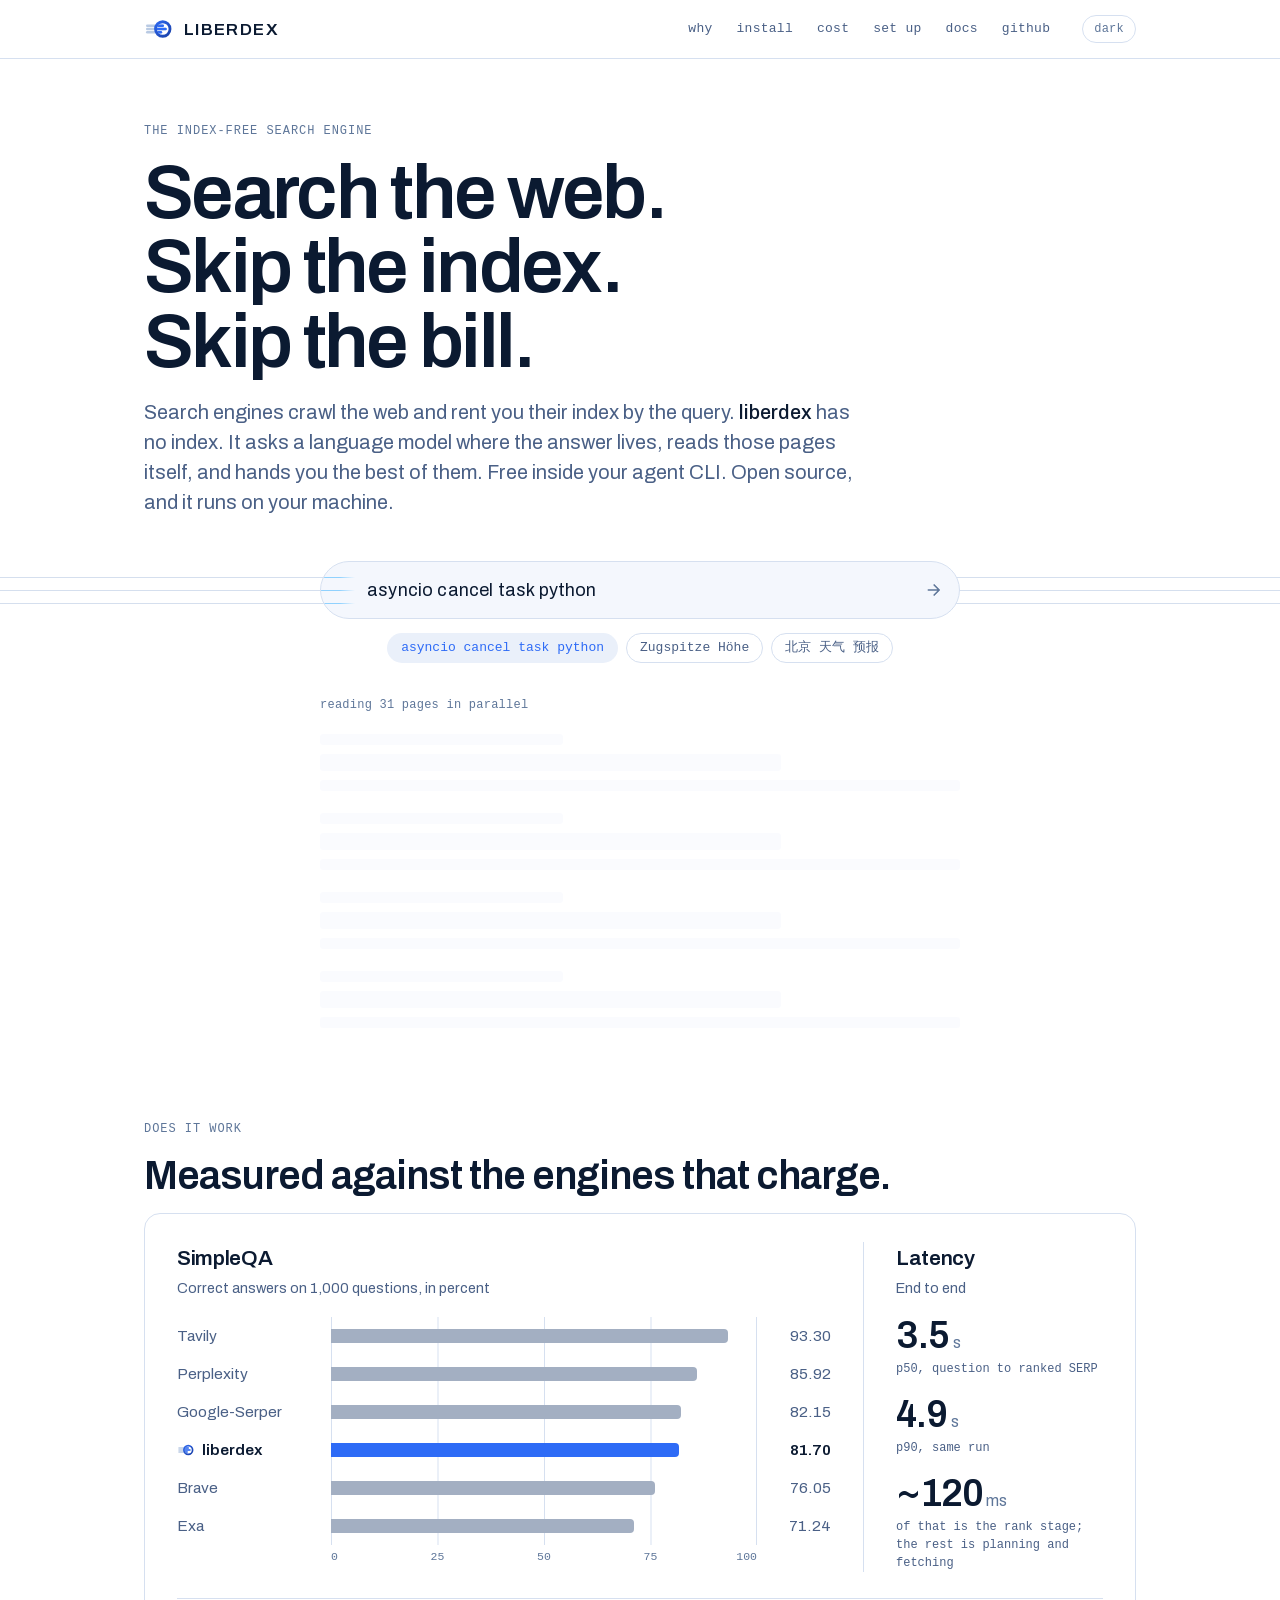
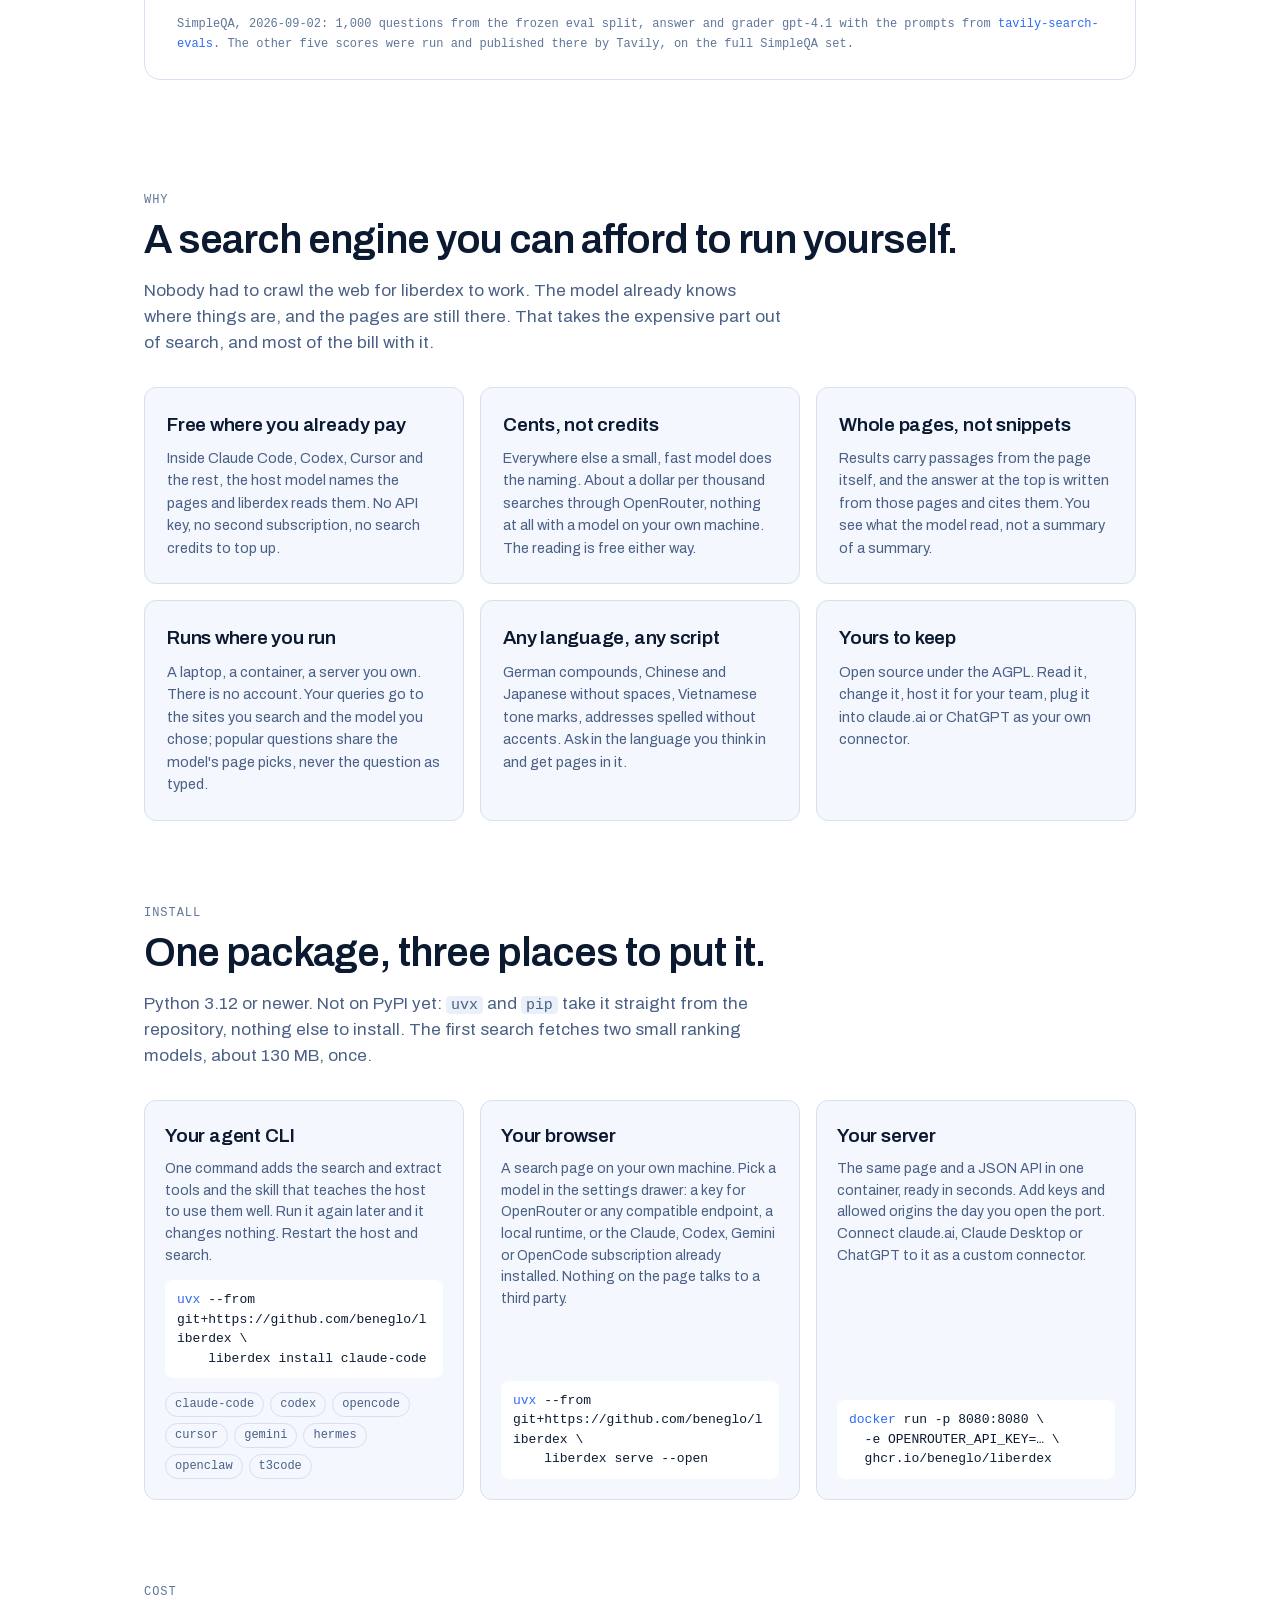
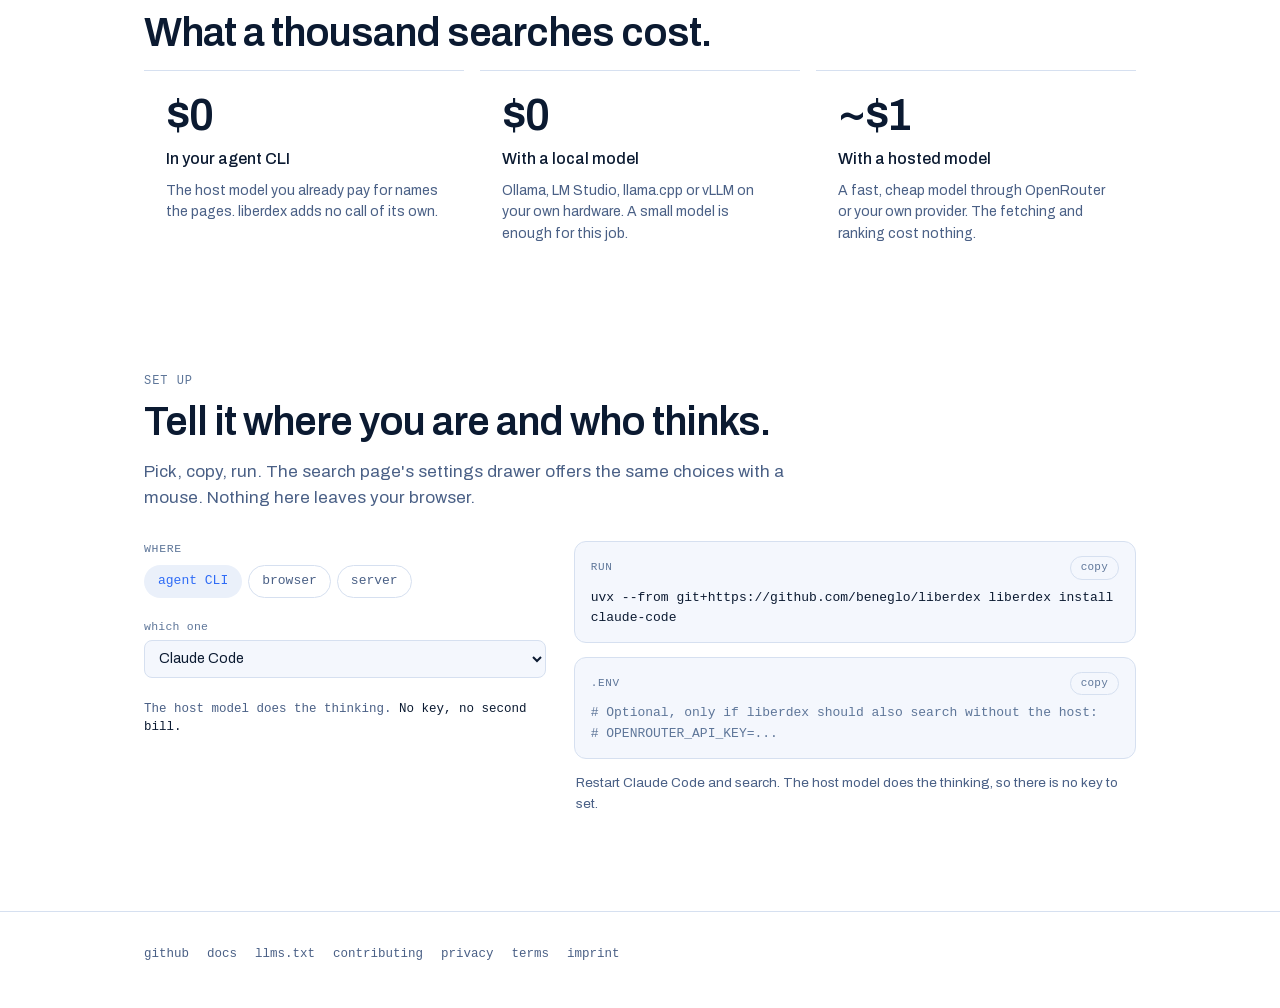
<file: site/index.html>
<!doctype html>
<html lang="en" data-theme="light">
<head>
<meta charset="utf-8">
<meta name="viewport" content="width=device-width, initial-scale=1">
<title>liberdex: the index-free search engine</title>
<meta name="description" content="Web search without an index and without a search bill. liberdex reads the pages itself. Free inside your agent CLI, about a dollar per thousand searches anywhere else, open source, runs on your machine.">
<meta name="color-scheme" content="light dark">
<link rel="canonical" href="https://liberdex.net/">
<meta property="og:title" content="liberdex: the index-free search engine">
<meta property="og:description" content="No crawler, no index, no search API bill. Free in your agent CLI, open source, runs on your machine.">
<meta property="og:url" content="https://liberdex.net/">
<meta property="og:type" content="website">
<link rel="icon" href="favicon.svg" type="image/svg+xml">
<link rel="preload" href="fonts/archivo-var-latin.woff2" as="font" type="font/woff2" crossorigin>
<link rel="stylesheet" href="site.css">
<script>
try { var t = localStorage.getItem("liberdex.theme");
  if (t === "light" || t === "dark") document.documentElement.dataset.theme = t; } catch (e) {}
</script>
</head>
<body>

<svg class="defs" aria-hidden="true" focusable="false">
  <defs>
    <linearGradient id="ringGrad" x1="22" y1="12" x2="60" y2="54" gradientUnits="userSpaceOnUse">
      <stop offset="0" stop-color="var(--mark-ring-a)"/>
      <stop offset="1" stop-color="var(--mark-ring-b)"/>
    </linearGradient>
    <clipPath id="lensClip"><circle cx="40" cy="32" r="12.5"/></clipPath>
    <symbol id="mark" viewBox="0 0 64 64">
      <g fill="none" stroke="var(--mark-line)" stroke-width="5.5" stroke-linecap="round">
        <path d="M7 25H40"/><path d="M7 32H46"/><path d="M7 39H36"/>
      </g>
      <g clip-path="url(#lensClip)" fill="none" stroke="var(--mark-lit)" stroke-width="5.5" stroke-linecap="round">
        <path d="M7 25H40"/><path d="M7 32H46"/><path d="M7 39H36"/>
      </g>
      <circle cx="40" cy="32" r="15.5" fill="none" stroke="url(#ringGrad)" stroke-width="6"/>
    </symbol>
  </defs>
</svg>

<header class="masthead">
  <div class="wrap">
    <a class="lockup" href="#top" aria-label="liberdex">
      <svg viewBox="0 0 64 64" aria-hidden="true"><use href="#mark"/></svg>
      <span class="wordmark">LIBERDEX</span>
    </a>
    <nav class="nav" id="menu" aria-label="Sections">
      <a href="#why">why</a>
      <a href="#install">install</a>
      <a href="#cost">cost</a>
      <a href="#configure">set up</a>
      <a href="https://github.com/beneglo/liberdex/tree/main/docs">docs</a>
      <a href="https://github.com/beneglo/liberdex">github</a>
    </nav>
    <button type="button" class="tool menu-toggle" id="menu-toggle" aria-expanded="false" aria-controls="menu">menu</button>
    <button type="button" class="tool" id="theme">dark</button>
  </div>
</header>

<main id="top">

<section class="hero">
  <div class="wrap">
    <p class="eyebrow">The index-free search engine</p>
    <h1>Search the web. Skip the index. Skip the bill.</h1>
    <p class="lede">Search engines crawl the web and rent you their index by the query. <b>liberdex</b> has no index. It asks a language model where the answer lives, reads those pages itself, and hands you the best of them. Free inside your agent CLI. Open source, and it runs on your machine.</p>

    <div class="demo" id="demo">
      <form class="lens" id="search" role="search" autocomplete="off">
        <div class="rails" aria-hidden="true"><i></i><i></i><i></i></div>
        <div class="field">
          <span class="lit" aria-hidden="true"><i></i><i></i><i></i></span>
          <label class="sr-only" for="q">Pick a recorded search</label>
          <input id="q" name="q" type="search" spellcheck="false" autocapitalize="off" placeholder="Pick a search below" readonly>
          <button class="go" type="button" id="replay" aria-label="Play the search again">
            <svg viewBox="0 0 24 24" aria-hidden="true"><path d="M4 12h11M11 6l6 6-6 6" fill="none" stroke="currentColor" stroke-width="2" stroke-linecap="round" stroke-linejoin="round"/></svg>
          </button>
        </div>
      </form>
      <ul class="examples" id="examples" aria-label="Recorded searches"></ul>
      <div class="serp-wrap">
        <p class="tally" id="tally"></p>
        <div id="serp" aria-live="polite"></div>
      </div>
    </div>

    <div class="bench" id="measured">
      <p class="eyebrow">Does it work</p>
      <h2>Measured against the engines that charge.</h2>
      <figure class="panel" id="bench">
        <div class="bench-main">
          <div class="board">
            <h3>SimpleQA</h3>
            <p class="sub">Correct answers on 1,000 questions, in percent</p>
            <ol class="bars">
              <li style="--v:93.30;--i:0"><span class="who">Tavily</span><span class="track"><i></i></span><span class="val">93.30</span></li>
              <li style="--v:85.92;--i:1"><span class="who">Perplexity</span><span class="track"><i></i></span><span class="val">85.92</span></li>
              <li style="--v:82.15;--i:2"><span class="who">Google-Serper</span><span class="track"><i></i></span><span class="val">82.15</span></li>
              <li class="us" style="--v:81.70;--i:3"><span class="who"><svg viewBox="0 0 64 64" aria-hidden="true"><use href="#mark"/></svg>liberdex</span><span class="track"><i></i></span><span class="val">81.70</span></li>
              <li style="--v:76.05;--i:4"><span class="who">Brave</span><span class="track"><i></i></span><span class="val">76.05</span></li>
              <li style="--v:71.24;--i:5"><span class="who">Exa</span><span class="track"><i></i></span><span class="val">71.24</span></li>
            </ol>
            <div class="axis" aria-hidden="true"><span></span><span class="ticks"><b style="left:0">0</b><b style="left:25%">25</b><b style="left:50%">50</b><b style="left:75%">75</b><b style="left:100%">100</b></span><span></span></div>
          </div>
          <div class="lat">
            <h3>Latency</h3>
            <p class="sub">End to end</p>
            <dl>
              <div><dt>p50, question to ranked SERP</dt><dd>3.5<small>s</small></dd></div>
              <div><dt>p90, same run</dt><dd>4.9<small>s</small></dd></div>
              <div><dt>of that is the rank stage; the rest is planning and fetching</dt><dd>~120<small>ms</small></dd></div>
            </dl>
          </div>
        </div>
        <figcaption>SimpleQA, 2026-09-02: 1,000 questions from the frozen eval split, answer and grader gpt-4.1 with the prompts from <a href="https://github.com/tavily-ai/tavily-search-evals">tavily-search-evals</a>. The other five scores were run and published there by Tavily, on the full SimpleQA set.</figcaption>
      </figure>
    </div>
  </div>
</section>

<section class="block" id="why">
  <div class="wrap">
    <p class="eyebrow">Why</p>
    <h2>A search engine you can afford to run yourself.</h2>
    <p class="lead">Nobody had to crawl the web for liberdex to work. The model already knows where things are, and the pages are still there. That takes the expensive part out of search, and most of the bill with it.</p>
    <div class="why">
      <div class="card">
        <h3>Free where you already pay</h3>
        <p>Inside Claude Code, Codex, Cursor and the rest, the host model names the pages and liberdex reads them. No API key, no second subscription, no search credits to top up.</p>
      </div>
      <div class="card">
        <h3>Cents, not credits</h3>
        <p>Everywhere else a small, fast model does the naming. About a dollar per thousand searches through OpenRouter, nothing at all with a model on your own machine. The reading is free either way.</p>
      </div>
      <div class="card">
        <h3>Whole pages, not snippets</h3>
        <p>Results carry passages from the page itself, and the answer at the top is written from those pages and cites them. You see what the model read, not a summary of a summary.</p>
      </div>
      <div class="card">
        <h3>Runs where you run</h3>
        <p>A laptop, a container, a server you own. There is no account. Your queries go to the sites you search and the model you chose; popular questions share the model's page picks, never the question as typed.</p>
      </div>
      <div class="card">
        <h3>Any language, any script</h3>
        <p>German compounds, Chinese and Japanese without spaces, Vietnamese tone marks, addresses spelled without accents. Ask in the language you think in and get pages in it.</p>
      </div>
      <div class="card">
        <h3>Yours to keep</h3>
        <p>Open source under the AGPL. Read it, change it, host it for your team, plug it into claude.ai or ChatGPT as your own connector.</p>
      </div>
    </div>
  </div>
</section>

<section class="block" id="install">
  <div class="wrap">
    <p class="eyebrow">Install</p>
    <h2>One package, three places to put it.</h2>
    <p class="lead">Python 3.12 or newer. Not on PyPI yet: <code>uvx</code> and <code>pip</code> take it straight from the repository, nothing else to install. The first search fetches two small ranking models, about 130 MB, once.</p>
    <div class="ways">
      <div class="way">
        <h3>Your agent CLI</h3>
        <p>One command adds the search and extract tools and the skill that teaches the host to use them well. Run it again later and it changes nothing. Restart the host and search.</p>
        <pre><b>uvx</b> --from git+https://github.com/beneglo/liberdex \
    liberdex install claude-code</pre>
        <ul class="hosts" aria-label="Supported hosts">
          <li>claude-code</li><li>codex</li><li>opencode</li><li>cursor</li><li>gemini</li><li>hermes</li><li>openclaw</li><li>t3code</li>
        </ul>
      </div>
      <div class="way">
        <h3>Your browser</h3>
        <p>A search page on your own machine. Pick a model in the settings drawer: a key for OpenRouter or any compatible endpoint, a local runtime, or the Claude, Codex, Gemini or OpenCode subscription already installed. Nothing on the page talks to a third party.</p>
        <pre><b>uvx</b> --from git+https://github.com/beneglo/liberdex \
    liberdex serve --open</pre>
      </div>
      <div class="way">
        <h3>Your server</h3>
        <p>The same page and a JSON API in one container, ready in seconds. Add keys and allowed origins the day you open the port. Connect claude.ai, Claude Desktop or ChatGPT to it as a custom connector.</p>
        <pre><b>docker</b> run -p 8080:8080 \
  -e OPENROUTER_API_KEY=… \
  ghcr.io/beneglo/liberdex</pre>
      </div>
    </div>
  </div>
</section>

<section class="block" id="cost">
  <div class="wrap">
    <p class="eyebrow">Cost</p>
    <h2>What a thousand searches cost.</h2>
    <div class="prices">
      <div class="price">
        <span class="v">$0</span>
        <span class="k">In your agent CLI</span>
        <p>The host model you already pay for names the pages. liberdex adds no call of its own.</p>
      </div>
      <div class="price">
        <span class="v">$0</span>
        <span class="k">With a local model</span>
        <p>Ollama, LM Studio, llama.cpp or vLLM on your own hardware. A small model is enough for this job.</p>
      </div>
      <div class="price">
        <span class="v">~$1</span>
        <span class="k">With a hosted model</span>
        <p>A fast, cheap model through OpenRouter or your own provider. The fetching and ranking cost nothing.</p>
      </div>
    </div>
  </div>
</section>

<section class="block" id="configure">
  <div class="wrap">
    <p class="eyebrow">Set up</p>
    <h2>Tell it where you are and who thinks.</h2>
    <p class="lead">Pick, copy, run. The search page's settings drawer offers the same choices with a mouse. Nothing here leaves your browser.</p>
    <div class="config">
      <form class="form" id="config">
        <fieldset>
          <legend>Where</legend>
          <div class="seg">
            <label><input type="radio" name="where" value="agent" checked><span>agent CLI</span></label>
            <label><input type="radio" name="where" value="page"><span>browser</span></label>
            <label><input type="radio" name="where" value="endpoint"><span>server</span></label>
          </div>
        </fieldset>
        <label class="row" data-when="agent">which one
          <select name="host" id="host"></select>
        </label>
        <p class="note" data-when="agent">The host model does the thinking. <b>No key, no second bill.</b></p>
        <label class="row" id="provider-row">who thinks
          <select name="provider" id="provider"></select>
        </label>
        <label class="row" id="model-row">model, if not the default
          <input type="text" name="model" id="model" placeholder="">
        </label>
        <div data-when="endpoint">
          <fieldset>
            <legend>Run it as</legend>
            <div class="seg">
              <label><input type="radio" name="run" value="docker" checked><span>container</span></label>
              <label><input type="radio" name="run" value="uvx"><span>uvx</span></label>
            </div>
          </fieldset>
        </div>
        <label class="row" data-when="endpoint">keys callers must present (comma-separated)
          <input type="text" name="keys" placeholder="k1,k2">
        </label>
        <label class="row" data-when="endpoint">browser origins allowed
          <input type="text" name="cors" placeholder="https://app.example">
        </label>
        <p class="note" data-when="endpoint">A public liberdex fetches pages for whoever calls it. Read <a href="https://github.com/beneglo/liberdex#responsible-use">responsible use</a> before you open a port.</p>
      </form>
      <div class="out">
        <div class="box">
          <p class="lab"><span>run</span><button type="button" class="copy" data-copy="#out-run">copy</button></p>
          <pre id="out-run"></pre>
        </div>
        <div class="box">
          <p class="lab"><span>.env</span><button type="button" class="copy" data-copy="#out-env">copy</button></p>
          <pre id="out-env"></pre>
        </div>
        <p class="then" id="out-then"></p>
      </div>
    </div>
  </div>
</section>

</main>

<footer>
  <div class="wrap">
    <nav aria-label="Elsewhere">
      <a href="https://github.com/beneglo/liberdex">github</a>
      <a href="https://github.com/beneglo/liberdex/tree/main/docs">docs</a>
      <a href="https://github.com/beneglo/liberdex/blob/main/docs/llms.txt">llms.txt</a>
      <a href="https://github.com/beneglo/liberdex/blob/main/CONTRIBUTING.md">contributing</a>
      <a href="privacy">privacy</a>
      <a href="terms">terms</a>
      <a href="imprint">imprint</a>
    </nav>
  </div>
</footer>

<script src="demo.js"></script>
<script src="site.js"></script>
</body>
</html>
</file>
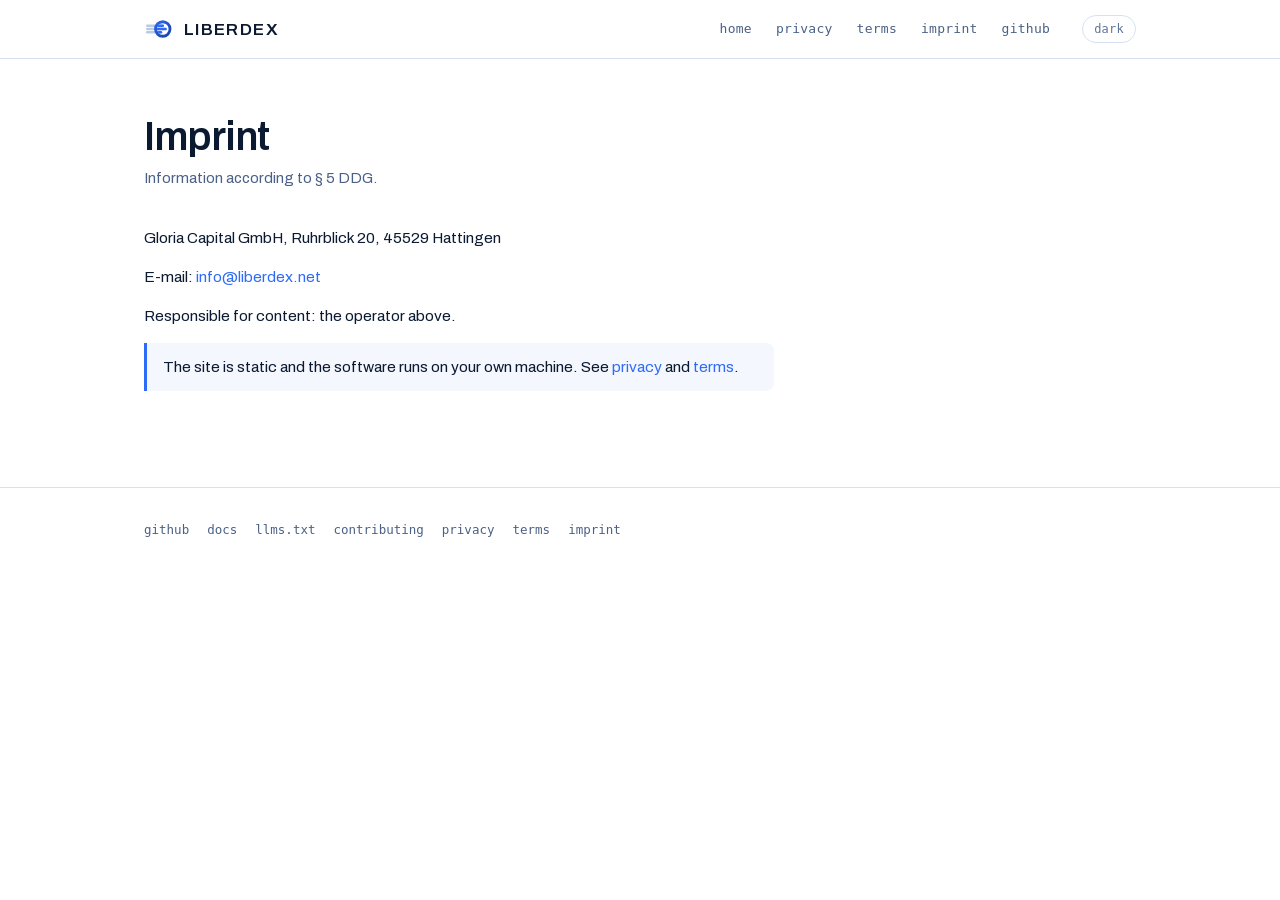
<file: site/imprint.html>
<!doctype html>
<html lang="en" data-theme="light">
<head>
<meta charset="utf-8">
<meta name="viewport" content="width=device-width, initial-scale=1">
<title>Imprint: liberdex</title>
<meta name="description" content="Who runs liberdex.net and the shared plan cache.">
<meta name="robots" content="noindex">
<meta name="color-scheme" content="light dark">
<link rel="canonical" href="https://liberdex.net/imprint">
<link rel="icon" href="favicon.svg" type="image/svg+xml">
<link rel="preload" href="fonts/archivo-var-latin.woff2" as="font" type="font/woff2" crossorigin>
<link rel="stylesheet" href="site.css">
<script>
try { var t = localStorage.getItem("liberdex.theme");
  if (t === "light" || t === "dark") document.documentElement.dataset.theme = t; } catch (e) {}
</script>
</head>
<body>

<svg class="defs" aria-hidden="true" focusable="false">
  <defs>
    <linearGradient id="ringGrad" x1="22" y1="12" x2="60" y2="54" gradientUnits="userSpaceOnUse">
      <stop offset="0" stop-color="var(--mark-ring-a)"/>
      <stop offset="1" stop-color="var(--mark-ring-b)"/>
    </linearGradient>
    <clipPath id="lensClip"><circle cx="40" cy="32" r="12.5"/></clipPath>
    <symbol id="mark" viewBox="0 0 64 64">
      <g fill="none" stroke="var(--mark-line)" stroke-width="5.5" stroke-linecap="round">
        <path d="M7 25H40"/><path d="M7 32H46"/><path d="M7 39H36"/>
      </g>
      <g clip-path="url(#lensClip)" fill="none" stroke="var(--mark-lit)" stroke-width="5.5" stroke-linecap="round">
        <path d="M7 25H40"/><path d="M7 32H46"/><path d="M7 39H36"/>
      </g>
      <circle cx="40" cy="32" r="15.5" fill="none" stroke="url(#ringGrad)" stroke-width="6"/>
    </symbol>
  </defs>
</svg>

<header class="masthead">
  <div class="wrap">
    <a class="lockup" href="./" aria-label="liberdex">
      <svg viewBox="0 0 64 64" aria-hidden="true"><use href="#mark"/></svg>
      <span class="wordmark">LIBERDEX</span>
    </a>
    <nav class="nav" id="menu" aria-label="Sections">
      <a href="./">home</a>
      <a href="privacy">privacy</a>
      <a href="terms">terms</a>
      <a href="imprint">imprint</a>
      <a href="https://github.com/beneglo/liberdex">github</a>
    </nav>
    <button type="button" class="tool menu-toggle" id="menu-toggle" aria-expanded="false" aria-controls="menu">menu</button>
    <button type="button" class="tool" id="theme">dark</button>
  </div>
</header>

<main class="legal">
  <div class="wrap">
    <h1>Imprint</h1>
    <p class="lede">Information according to § 5 DDG.</p>
    <div data-contact="dGVuLnhlZHJlYmlsQG9mbmkgOmxpYW0tRQoKbmVnbml0dGFIIDkyNTU0ICwwMiBrY2lsYnJodVIgLEhibUcgbGF0aXBhQyBhaXJvbEc="></div>
    <noscript><p>The address and e-mail are put together by JavaScript, so harvesters reading this page find nothing. Turn it on to see them.</p></noscript>
    <p>Responsible for content: the operator above.</p>
    <p class="note">The site is static and the software runs on your own machine. See <a href="privacy">privacy</a> and <a href="terms">terms</a>.</p>

  </div>
</main>

<footer>
  <div class="wrap">
    <nav aria-label="Elsewhere">
      <a href="https://github.com/beneglo/liberdex">github</a>
      <a href="https://github.com/beneglo/liberdex/tree/main/docs">docs</a>
      <a href="https://github.com/beneglo/liberdex/blob/main/docs/llms.txt">llms.txt</a>
      <a href="https://github.com/beneglo/liberdex/blob/main/CONTRIBUTING.md">contributing</a>
      <a href="privacy">privacy</a>
      <a href="terms">terms</a>
      <a href="imprint">imprint</a>
    </nav>
  </div>
</footer>

<script src="site.js"></script>
</body>
</html>
</file>
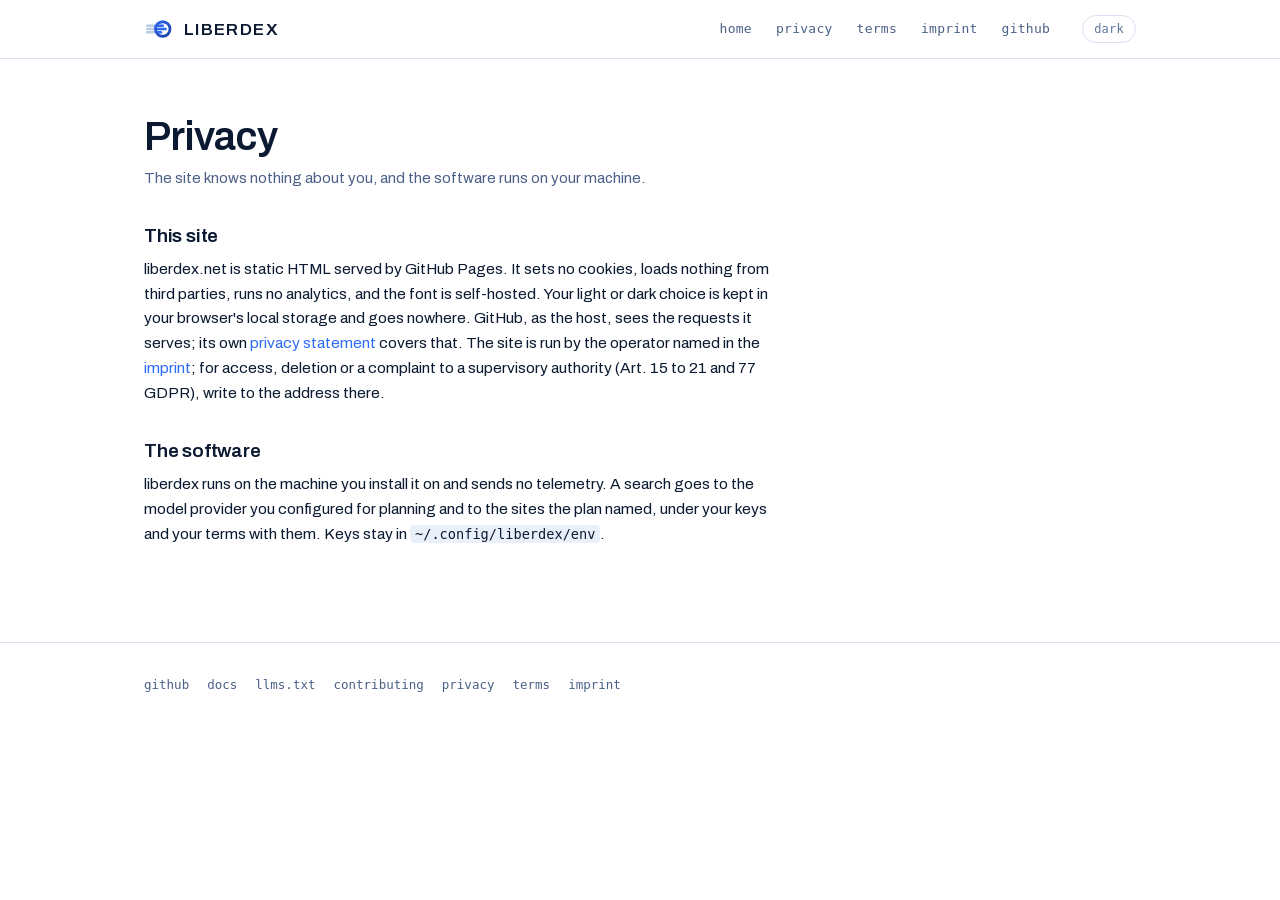
<file: site/privacy.html>
<!doctype html>
<html lang="en" data-theme="light">
<head>
<meta charset="utf-8">
<meta name="viewport" content="width=device-width, initial-scale=1">
<title>Privacy: liberdex</title>
<meta name="description" content="What liberdex.net and the liberdex software know about you.">
<meta name="color-scheme" content="light dark">
<link rel="canonical" href="https://liberdex.net/privacy">
<link rel="icon" href="favicon.svg" type="image/svg+xml">
<link rel="preload" href="fonts/archivo-var-latin.woff2" as="font" type="font/woff2" crossorigin>
<link rel="stylesheet" href="site.css">
<script>
try { var t = localStorage.getItem("liberdex.theme");
  if (t === "light" || t === "dark") document.documentElement.dataset.theme = t; } catch (e) {}
</script>
</head>
<body>

<svg class="defs" aria-hidden="true" focusable="false">
  <defs>
    <linearGradient id="ringGrad" x1="22" y1="12" x2="60" y2="54" gradientUnits="userSpaceOnUse">
      <stop offset="0" stop-color="var(--mark-ring-a)"/>
      <stop offset="1" stop-color="var(--mark-ring-b)"/>
    </linearGradient>
    <clipPath id="lensClip"><circle cx="40" cy="32" r="12.5"/></clipPath>
    <symbol id="mark" viewBox="0 0 64 64">
      <g fill="none" stroke="var(--mark-line)" stroke-width="5.5" stroke-linecap="round">
        <path d="M7 25H40"/><path d="M7 32H46"/><path d="M7 39H36"/>
      </g>
      <g clip-path="url(#lensClip)" fill="none" stroke="var(--mark-lit)" stroke-width="5.5" stroke-linecap="round">
        <path d="M7 25H40"/><path d="M7 32H46"/><path d="M7 39H36"/>
      </g>
      <circle cx="40" cy="32" r="15.5" fill="none" stroke="url(#ringGrad)" stroke-width="6"/>
    </symbol>
  </defs>
</svg>

<header class="masthead">
  <div class="wrap">
    <a class="lockup" href="./" aria-label="liberdex">
      <svg viewBox="0 0 64 64" aria-hidden="true"><use href="#mark"/></svg>
      <span class="wordmark">LIBERDEX</span>
    </a>
    <nav class="nav" id="menu" aria-label="Sections">
      <a href="./">home</a>
      <a href="privacy">privacy</a>
      <a href="terms">terms</a>
      <a href="imprint">imprint</a>
      <a href="https://github.com/beneglo/liberdex">github</a>
    </nav>
    <button type="button" class="tool menu-toggle" id="menu-toggle" aria-expanded="false" aria-controls="menu">menu</button>
    <button type="button" class="tool" id="theme">dark</button>
  </div>
</header>

<main class="legal">
  <div class="wrap">
    <h1>Privacy</h1>
    <p class="lede">The site knows nothing about you, and the software runs on your machine.</p>

    <h2>This site</h2>
    <p>liberdex.net is static HTML served by GitHub Pages. It sets no cookies, loads nothing from third parties, runs no analytics, and the font is self-hosted. Your light or dark choice is kept in your browser's local storage and goes nowhere. GitHub, as the host, sees the requests it serves; its own <a href="https://docs.github.com/en/site-policy/privacy-policies/github-general-privacy-statement">privacy statement</a> covers that. The site is run by the operator named in the <a href="imprint">imprint</a>; for access, deletion or a complaint to a supervisory authority (Art. 15 to 21 and 77 GDPR), write to the address there.</p>

    <h2>The software</h2>
    <p>liberdex runs on the machine you install it on and sends no telemetry. A search goes to the model provider you configured for planning and to the sites the plan named, under your keys and your terms with them. Keys stay in <code>~/.config/liberdex/env</code>.</p>

  </div>
</main>

<footer>
  <div class="wrap">
    <nav aria-label="Elsewhere">
      <a href="https://github.com/beneglo/liberdex">github</a>
      <a href="https://github.com/beneglo/liberdex/tree/main/docs">docs</a>
      <a href="https://github.com/beneglo/liberdex/blob/main/docs/llms.txt">llms.txt</a>
      <a href="https://github.com/beneglo/liberdex/blob/main/CONTRIBUTING.md">contributing</a>
      <a href="privacy">privacy</a>
      <a href="terms">terms</a>
      <a href="imprint">imprint</a>
    </nav>
  </div>
</footer>

<script src="site.js"></script>
</body>
</html>
</file>
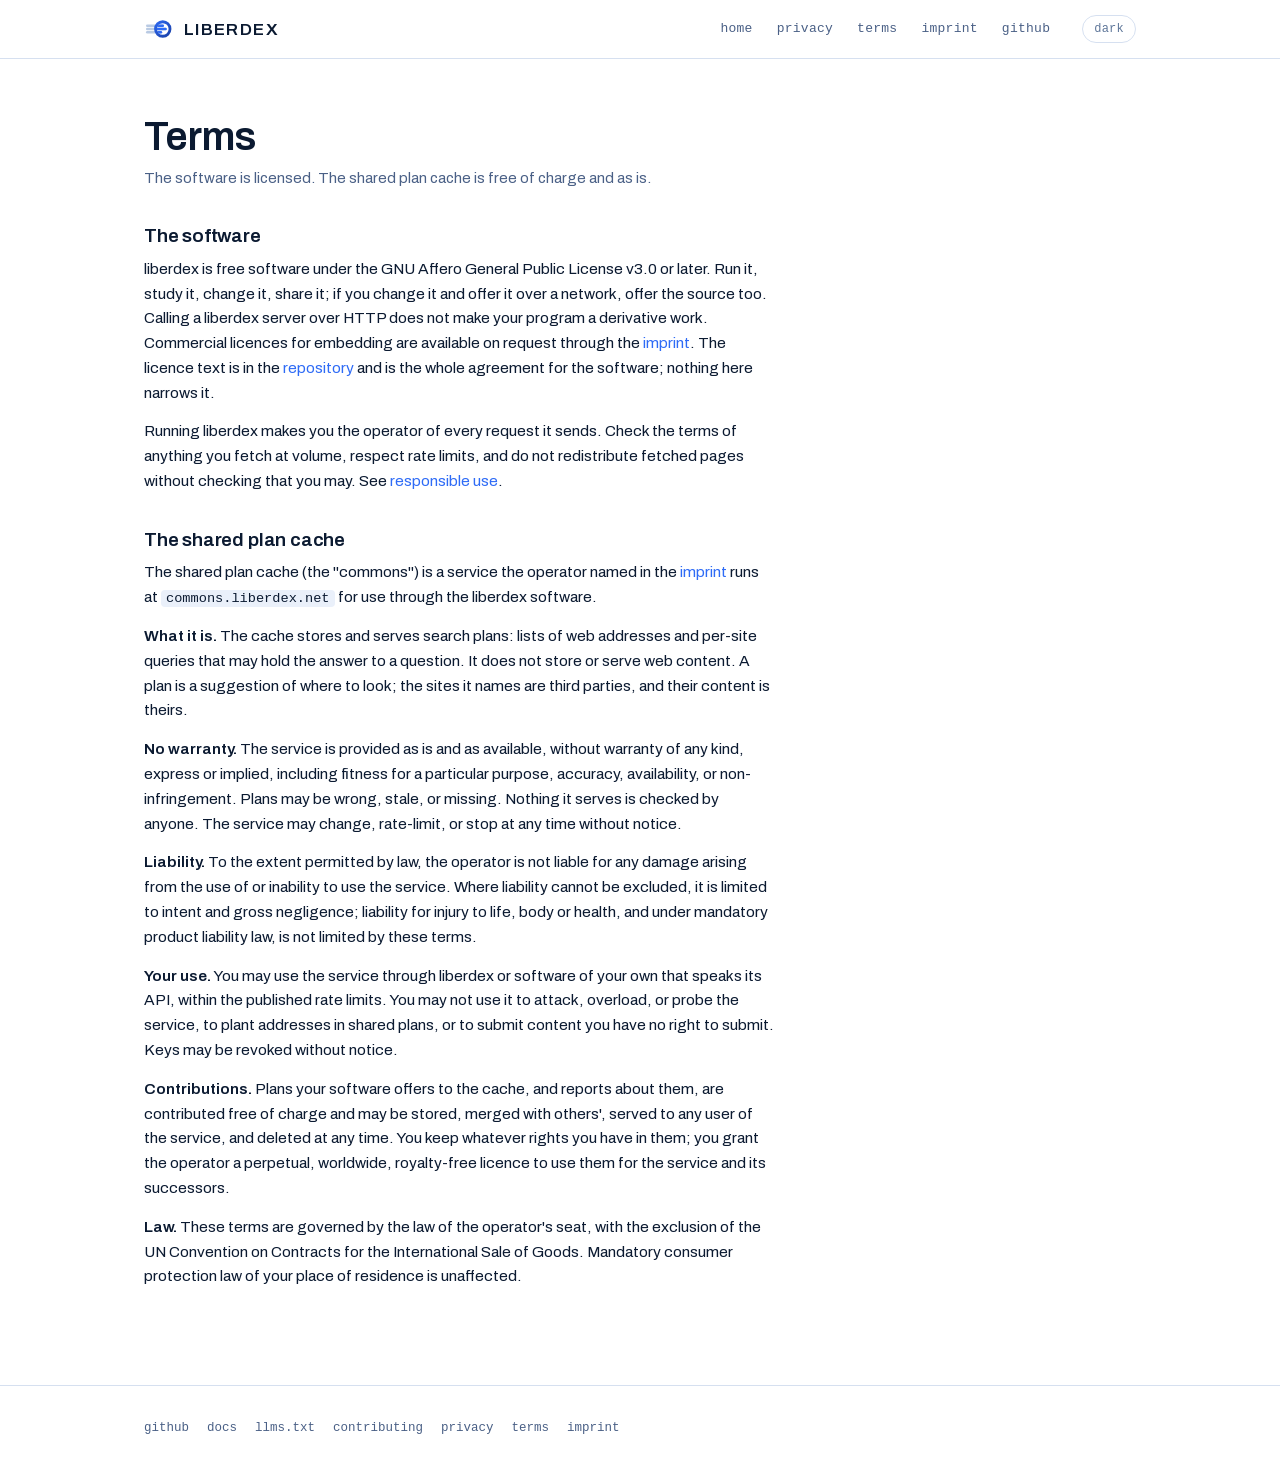
<file: site/terms.html>
<!doctype html>
<html lang="en" data-theme="light">
<head>
<meta charset="utf-8">
<meta name="viewport" content="width=device-width, initial-scale=1">
<title>Terms: liberdex</title>
<meta name="description" content="Licence of the liberdex software and terms of the shared plan cache.">
<meta name="color-scheme" content="light dark">
<link rel="canonical" href="https://liberdex.net/terms">
<link rel="icon" href="favicon.svg" type="image/svg+xml">
<link rel="preload" href="fonts/archivo-var-latin.woff2" as="font" type="font/woff2" crossorigin>
<link rel="stylesheet" href="site.css">
<script>
try { var t = localStorage.getItem("liberdex.theme");
  if (t === "light" || t === "dark") document.documentElement.dataset.theme = t; } catch (e) {}
</script>
</head>
<body>

<svg class="defs" aria-hidden="true" focusable="false">
  <defs>
    <linearGradient id="ringGrad" x1="22" y1="12" x2="60" y2="54" gradientUnits="userSpaceOnUse">
      <stop offset="0" stop-color="var(--mark-ring-a)"/>
      <stop offset="1" stop-color="var(--mark-ring-b)"/>
    </linearGradient>
    <clipPath id="lensClip"><circle cx="40" cy="32" r="12.5"/></clipPath>
    <symbol id="mark" viewBox="0 0 64 64">
      <g fill="none" stroke="var(--mark-line)" stroke-width="5.5" stroke-linecap="round">
        <path d="M7 25H40"/><path d="M7 32H46"/><path d="M7 39H36"/>
      </g>
      <g clip-path="url(#lensClip)" fill="none" stroke="var(--mark-lit)" stroke-width="5.5" stroke-linecap="round">
        <path d="M7 25H40"/><path d="M7 32H46"/><path d="M7 39H36"/>
      </g>
      <circle cx="40" cy="32" r="15.5" fill="none" stroke="url(#ringGrad)" stroke-width="6"/>
    </symbol>
  </defs>
</svg>

<header class="masthead">
  <div class="wrap">
    <a class="lockup" href="./" aria-label="liberdex">
      <svg viewBox="0 0 64 64" aria-hidden="true"><use href="#mark"/></svg>
      <span class="wordmark">LIBERDEX</span>
    </a>
    <nav class="nav" id="menu" aria-label="Sections">
      <a href="./">home</a>
      <a href="privacy">privacy</a>
      <a href="terms">terms</a>
      <a href="imprint">imprint</a>
      <a href="https://github.com/beneglo/liberdex">github</a>
    </nav>
    <button type="button" class="tool menu-toggle" id="menu-toggle" aria-expanded="false" aria-controls="menu">menu</button>
    <button type="button" class="tool" id="theme">dark</button>
  </div>
</header>

<main class="legal">
  <div class="wrap">
    <h1>Terms</h1>
    <p class="lede">The software is licensed. The shared plan cache is free of charge and as is.</p>

    <h2>The software</h2>
    <p>liberdex is free software under the GNU Affero General Public License v3.0 or later. Run it, study it, change it, share it; if you change it and offer it over a network, offer the source too. Calling a liberdex server over HTTP does not make your program a derivative work. Commercial licences for embedding are available on request through the <a href="imprint">imprint</a>. The licence text is in the <a href="https://github.com/beneglo/liberdex/blob/main/LICENSE">repository</a> and is the whole agreement for the software; nothing here narrows it.</p>
    <p>Running liberdex makes you the operator of every request it sends. Check the terms of anything you fetch at volume, respect rate limits, and do not redistribute fetched pages without checking that you may. See <a href="https://github.com/beneglo/liberdex#responsible-use">responsible use</a>.</p>

    <h2>The shared plan cache</h2>
    <p>The shared plan cache (the "commons") is a service the operator named in the <a href="imprint">imprint</a> runs at <code>commons.liberdex.net</code> for use through the liberdex software.</p>
    <p><strong>What it is.</strong> The cache stores and serves search plans: lists of web addresses and per-site queries that may hold the answer to a question. It does not store or serve web content. A plan is a suggestion of where to look; the sites it names are third parties, and their content is theirs.</p>
    <p><strong>No warranty.</strong> The service is provided as is and as available, without warranty of any kind, express or implied, including fitness for a particular purpose, accuracy, availability, or non-infringement. Plans may be wrong, stale, or missing. Nothing it serves is checked by anyone. The service may change, rate-limit, or stop at any time without notice.</p>
    <p><strong>Liability.</strong> To the extent permitted by law, the operator is not liable for any damage arising from the use of or inability to use the service. Where liability cannot be excluded, it is limited to intent and gross negligence; liability for injury to life, body or health, and under mandatory product liability law, is not limited by these terms.</p>
    <p><strong>Your use.</strong> You may use the service through liberdex or software of your own that speaks its API, within the published rate limits. You may not use it to attack, overload, or probe the service, to plant addresses in shared plans, or to submit content you have no right to submit. Keys may be revoked without notice.</p>
    <p><strong>Contributions.</strong> Plans your software offers to the cache, and reports about them, are contributed free of charge and may be stored, merged with others', served to any user of the service, and deleted at any time. You keep whatever rights you have in them; you grant the operator a perpetual, worldwide, royalty-free licence to use them for the service and its successors.</p>
    <p><strong>Law.</strong> These terms are governed by the law of the operator's seat, with the exclusion of the UN Convention on Contracts for the International Sale of Goods. Mandatory consumer protection law of your place of residence is unaffected.</p>

  </div>
</main>

<footer>
  <div class="wrap">
    <nav aria-label="Elsewhere">
      <a href="https://github.com/beneglo/liberdex">github</a>
      <a href="https://github.com/beneglo/liberdex/tree/main/docs">docs</a>
      <a href="https://github.com/beneglo/liberdex/blob/main/docs/llms.txt">llms.txt</a>
      <a href="https://github.com/beneglo/liberdex/blob/main/CONTRIBUTING.md">contributing</a>
      <a href="privacy">privacy</a>
      <a href="terms">terms</a>
      <a href="imprint">imprint</a>
    </nav>
  </div>
</footer>

<script src="site.js"></script>
</body>
</html>
</file>
<file: site/site.css>
/* liberdex.net. The palette and the face are the product's (liberdex/web/static/app.css):
   light is the default here, dark is an explicit choice, Archivo is self-hosted. */

:root{
  --abyss:#050D1C; --hull:#0B1A31; --signal:#2E6BF6;
  --halo:#6FC5FF; --index:#3E5F97; --paper:#E8EFFC;

  --bg:var(--abyss); --surface:var(--hull); --raise:#0F2444;
  --line:rgba(110,150,210,.18); --rail:var(--index);
  --text:var(--paper); --dim:#9DB2D4; --mute:#7E97BF;
  --link:var(--halo); --link-hot:#A9EBFF; --accent:var(--signal);
  --ok:#7ED9A6; --warn:#F0C674; --bar:#435270;

  --mark-line:var(--index); --mark-lit:#A9EBFF;
  --mark-ring-a:var(--halo); --mark-ring-b:var(--signal);

  --sans:'Archivo','Helvetica Neue',Arial,sans-serif;
  --mono:ui-monospace,SFMono-Regular,'SF Mono',Menlo,Consolas,monospace;
  --col:1040px; --pad:24px;
}
:root[data-theme="light"]{
  --bg:#fff; --surface:#F4F7FD; --raise:#EAF0FA;
  --line:#D6E0F0; --rail:#B9CAE3;
  --text:var(--hull); --dim:#4A6086; --mute:#5E7699;
  --link:var(--signal); --link-hot:#173A9C;
  --ok:#1E8A55; --warn:#8A6A00; --bar:#A3AFC2;
  --mark-line:#B9CAE3; --mark-lit:var(--signal);
  --mark-ring-a:var(--signal); --mark-ring-b:#173A9C;
}

@font-face{font-family:'Archivo';font-style:normal;font-weight:400 600;
  font-display:swap;src:url(fonts/archivo-var-latin.woff2) format('woff2');
  unicode-range:U+0000-00FF,U+0131,U+0152-0153,U+02BB-02BC,U+02C6,U+02DA,U+02DC,
  U+0304,U+0308,U+0329,U+2000-206F,U+20AC,U+2122,U+2191,U+2193,U+2212,U+2215,
  U+FEFF,U+FFFD}
@font-face{font-family:'Archivo';font-style:normal;font-weight:400 600;
  font-display:swap;src:url(fonts/archivo-var-latin-ext.woff2) format('woff2');
  unicode-range:U+0100-02BA,U+02BD-02C5,U+02C7-02CC,U+02CE-02D7,U+02DD-02FF,
  U+0304,U+0308,U+0329,U+1D00-1DBF,U+1E00-1E9F,U+1EF2-1EFF,U+2020,U+20A0-20AB,
  U+20AD-20C0,U+2113,U+2C60-2C7F,U+A720-A7FF}

*,*::before,*::after{box-sizing:border-box}
[hidden]{display:none!important}
html{-webkit-text-size-adjust:100%;scroll-behavior:smooth;scroll-padding-top:70px}
@media (prefers-reduced-motion:reduce){html{scroll-behavior:auto}}
body{margin:0;background:var(--bg);color:var(--text);font-family:var(--sans);
  font-size:16px;line-height:1.55;-webkit-font-smoothing:antialiased;overflow-x:clip}
a{color:var(--link);text-decoration:none}
a:hover{color:var(--link-hot);text-decoration:underline}
code,pre,kbd{font-family:var(--mono)}
p code{padding:1px 5px;border-radius:4px;background:var(--raise);font-size:.88em}
:focus-visible{outline:2px solid var(--halo);outline-offset:3px;border-radius:4px}
:root[data-theme="light"] :focus-visible{outline-color:var(--signal)}
.defs{position:absolute;width:0;height:0;overflow:hidden}
.sr-only{position:absolute;width:1px;height:1px;padding:0;margin:-1px;
  overflow:hidden;clip-path:inset(50%);white-space:nowrap;border:0}
.wrap{width:100%;max-width:var(--col);margin:0 auto;padding:0 var(--pad)}

/* ---------------------------------------------------------------- masthead */
.masthead{position:sticky;top:0;z-index:10;background:color-mix(in srgb,var(--bg) 86%,transparent);
  backdrop-filter:blur(10px);border-bottom:1px solid var(--line)}
.masthead .wrap{display:flex;align-items:center;gap:22px;height:58px}
.lockup{display:flex;align-items:center;gap:10px;color:inherit}
.lockup:hover{text-decoration:none}
.lockup svg{width:30px;height:30px}
.wordmark{font-weight:600;font-size:17px;letter-spacing:.08em;line-height:1}
.nav{display:flex;gap:4px;margin-left:auto}
.nav a{padding:6px 10px;border-radius:999px;color:var(--dim);font:400 13px/1.3 var(--mono);letter-spacing:.02em}
.nav a:hover{color:var(--text);background:var(--surface);text-decoration:none}
.tool{padding:5px 11px;border:1px solid var(--line);border-radius:999px;background:transparent;
  color:var(--mute);cursor:pointer;font:400 12px/1.4 var(--mono);letter-spacing:.02em}
.tool:hover{color:var(--text);border-color:var(--rail)}
.menu-toggle{display:none}

/* -------------------------------------------------------------------- hero */
.hero{padding:64px 0 28px}
.hero .eyebrow{margin-bottom:16px}
.hero h1{margin:0 0 18px;max-width:16ch;font-size:clamp(40px,7vw,76px);font-weight:600;
  line-height:.98;letter-spacing:-.035em;text-wrap:balance}
.hero .lede{margin:0;max-width:60ch;font-size:clamp(17px,2vw,20px);line-height:1.5;color:var(--dim);text-wrap:pretty}
.hero .lede b{color:var(--text);font-weight:500}

/* ------------------------------------------------------------- the demo
   The mark at page scale: three index lines run the full width behind the
   field, and the field is the lens. Below it the plan streams as the lines the
   planner really emits, then the rows the ranker settled on. */
.demo{position:relative;margin:44px 0 0}
.lens{position:relative;max-width:640px;margin:0 auto}
.rails{position:absolute;top:50%;left:50%;transform:translateX(-50%);width:100vw;height:0;pointer-events:none}
.rails i{position:absolute;left:0;right:0;height:1px;background:var(--rail);opacity:.6}
.rails i:nth-child(1){top:-13px}.rails i:nth-child(2){top:0}.rails i:nth-child(3){top:13px}
.field{position:relative;z-index:1;display:flex;align-items:center;height:58px;
  background:var(--surface);border:1px solid var(--line);border-radius:999px;overflow:hidden}
.field:focus-within{border-color:var(--accent)}
.lit{position:absolute;left:0;top:50%;width:34px;height:0;pointer-events:none}
.lit i{position:absolute;left:0;right:0;height:1px;background:linear-gradient(90deg,var(--halo) 55%,transparent);opacity:.75}
.lit i:nth-child(1){top:-13px}.lit i:nth-child(2){top:0}.lit i:nth-child(3){top:13px}
.field input{flex:1;min-width:0;height:100%;padding:0 8px 0 46px;border:0;background:transparent;
  color:var(--text);font:400 18px/1 var(--sans);letter-spacing:.01em}
.field input::placeholder{color:var(--mute)}
.field input:focus{outline:none}
.go{flex:none;display:grid;place-items:center;width:48px;height:100%;padding:0;border:0;
  background:transparent;color:var(--mute);cursor:pointer}
.go svg{width:20px;height:20px}
.go:hover{color:var(--link)}
.examples{display:flex;flex-wrap:wrap;justify-content:center;gap:8px;margin:14px 0 0;padding:0;list-style:none}
.examples button{padding:5px 13px;border:1px solid var(--line);border-radius:999px;background:transparent;
  color:var(--dim);cursor:pointer;font:400 13px/1.4 var(--mono)}
.examples button:hover{color:var(--text);border-color:var(--rail)}
.examples button[aria-pressed="true"]{color:var(--link);background:var(--raise);border-color:transparent}

.serp-wrap{max-width:640px;margin:34px auto 0;min-height:360px}
.tally{margin:0 0 20px;color:var(--mute);font:400 12px/1.4 var(--mono);letter-spacing:.02em;min-height:1.4em}
.hit{margin:0 0 22px;opacity:0;transform:translateY(6px)}
.hit.in{opacity:1;transform:none;transition:opacity .3s ease,transform .3s ease}
.hit .meta{display:flex;align-items:center;gap:7px;margin-bottom:3px;color:var(--mute);
  font:400 12px/1.5 var(--mono);letter-spacing:.02em;white-space:nowrap;overflow:hidden}
.hit .meta .site{color:var(--dim)}
.hit .meta .sep{opacity:.5}
.hit .meta .dot{width:14px;height:14px;border-radius:3px;background:var(--raise);border:1px solid var(--line);flex:none}
.hit h3{margin:0;font-size:17px;font-weight:500;line-height:1.35;letter-spacing:-.005em}
.hit h3 a{color:var(--link)}
.hit p{margin:5px 0 0;font-size:14px;line-height:1.55;color:var(--dim);
  display:-webkit-box;-webkit-box-orient:vertical;-webkit-line-clamp:3;overflow:hidden}
.hit .bar{position:relative;height:1px;margin-top:12px;background:color-mix(in srgb,var(--rail) 30%,transparent)}
.hit .bar i{position:absolute;inset:0;background:var(--rail);transform-origin:left;transform:scaleX(0);transition:transform .5s ease .15s}
.hit.in .bar i{transform:scaleX(var(--rel))}
.answer{margin:0 0 18px;padding:14px 16px;background:var(--surface);border-left:2px solid var(--accent);
  border-radius:0 10px 10px 0;opacity:0}
.answer.in{opacity:1;transition:opacity .3s ease}
.answer p{margin:0;font-size:15px;line-height:1.6}
.answer .cite{display:inline-block;min-width:13px;margin-left:1px;padding:0 3px;border-radius:3px;background:var(--raise);
  color:var(--link);font:400 11px/1.5 var(--mono);vertical-align:.28em}
.caption{margin:22px auto 0;max-width:62ch;text-align:center;color:var(--mute);font:400 12.5px/1.55 var(--mono)}
.caption a{color:var(--dim)}

/* --------------------------------------------------------------- sections */
section.block{padding:84px 0 0}
.eyebrow{margin:0 0 10px;color:var(--mute);font:400 12px/1.4 var(--mono);letter-spacing:.08em;text-transform:uppercase}
h2{margin:0 0 16px;font-size:clamp(28px,4vw,40px);font-weight:600;line-height:1.08;letter-spacing:-.025em;text-wrap:balance}
.block>.wrap>p.lead{margin:0 0 30px;max-width:64ch;font-size:17px;color:var(--dim);text-wrap:pretty}

.why{display:grid;grid-template-columns:repeat(3,minmax(0,1fr));gap:16px}
.card{padding:22px 22px 24px;background:var(--surface);border:1px solid var(--line);border-radius:12px}
.card h3{margin:0 0 8px;font-size:19px;font-weight:600;letter-spacing:-.012em}
.card p{margin:0;font-size:14.5px;line-height:1.55;color:var(--dim)}

.prices{display:grid;grid-template-columns:repeat(3,minmax(0,1fr));gap:16px;margin:0 0 22px}
.price{padding:22px;border-top:1px solid var(--line)}
.price .v{display:block;font-size:44px;font-weight:600;letter-spacing:-.03em;line-height:1}
.price .k{display:block;margin:10px 0 8px;font-size:16px;font-weight:500}
.price p{margin:0;font-size:14px;line-height:1.55;color:var(--dim)}

/* the pipeline: a real sequence, so it is numbered */
.steps{display:grid;grid-template-columns:repeat(4,minmax(0,1fr));gap:0;border-top:1px solid var(--line)}
.step{padding:22px 20px 26px 0;border-right:1px solid var(--line)}
.step:last-child{border-right:0}
.step+.step{padding-left:20px}
.step .n{display:block;margin:0 0 14px;color:var(--link);font:400 12px/1 var(--mono);letter-spacing:.06em}
.step h3{margin:0 0 8px;font-size:18px;font-weight:600;letter-spacing:-.01em}
.step p{margin:0;font-size:14px;line-height:1.55;color:var(--dim)}
.step p+p{margin-top:8px}
.step code{color:var(--text);font-size:12.5px}
.trick{margin:34px 0 0;display:grid;grid-template-columns:repeat(3,minmax(0,1fr));gap:16px}
.trick div{padding:16px 18px;background:var(--surface);border:1px solid var(--line);border-radius:12px}
.trick h3{margin:0 0 6px;font-size:15px;font-weight:600}
.trick p{margin:0;font-size:13.5px;line-height:1.55;color:var(--dim)}

/* three ways */
.ways{display:grid;grid-template-columns:repeat(3,minmax(0,1fr));gap:16px}
.way{display:flex;flex-direction:column;padding:20px;background:var(--surface);border:1px solid var(--line);border-radius:12px}
.way h3{margin:0 0 8px;font-size:19px;font-weight:600;letter-spacing:-.01em}
.way p{margin:0 0 14px;font-size:14px;line-height:1.55;color:var(--dim);flex:1}
.way pre{margin:0;padding:10px 12px;background:var(--bg);border-radius:8px;font-size:13px;line-height:1.5;
  white-space:pre-wrap;word-break:break-word;color:var(--text)}
.way pre b{color:var(--link);font-weight:500}
.hosts{display:flex;flex-wrap:wrap;gap:6px;margin:14px 0 0;padding:0;list-style:none}
.hosts li{padding:3px 9px;border:1px solid var(--line);border-radius:999px;color:var(--dim);font:400 12px/1.4 var(--mono)}

/* ------------------------------------------------------------- configurator */
.config{display:grid;grid-template-columns:minmax(0,5fr) minmax(0,7fr);gap:28px;align-items:start}
.form{display:flex;flex-direction:column;gap:22px}
.form fieldset{margin:0;padding:0;border:0}
.form legend{margin:0 0 8px;padding:0;color:var(--mute);font:400 11.5px/1.4 var(--mono);letter-spacing:.06em;text-transform:uppercase}
.seg{display:flex;flex-wrap:wrap;gap:6px}
.seg label{position:relative;cursor:pointer}
.seg input{position:absolute;inset:0;opacity:0;margin:0;cursor:pointer}
.seg span{display:block;padding:6px 13px;border:1px solid var(--line);border-radius:999px;color:var(--dim);font:400 13px/1.4 var(--mono)}
.seg input:checked+span{color:var(--link);background:var(--raise);border-color:transparent}
.seg input:focus-visible+span{outline:2px solid var(--halo);outline-offset:2px}
.seg label:hover span{color:var(--text)}
.form label.row{display:flex;flex-direction:column;gap:5px;font:400 11.5px/1.3 var(--mono);color:var(--mute);letter-spacing:.02em}
.form select,.form input[type=text]{width:100%;height:38px;padding:0 10px;border:1px solid var(--line);border-radius:8px;
  background:var(--surface);color:var(--text);font:400 14px/1 var(--sans)}
.form select:focus,.form input[type=text]:focus{outline:none;border-color:var(--accent)}
.form .note{margin:0;font:400 12.5px/1.5 var(--mono);color:var(--dim)}
.form .note b{color:var(--text);font-weight:500}
.out{position:sticky;top:76px;display:flex;flex-direction:column;gap:14px}
.out .box{position:relative;padding:14px 16px;background:var(--surface);border:1px solid var(--line);border-radius:12px}
.out .lab{display:flex;justify-content:space-between;align-items:center;margin:0 0 8px;color:var(--mute);
  font:400 11px/1.4 var(--mono);letter-spacing:.06em;text-transform:uppercase}
.out pre{margin:0;font-size:13px;line-height:1.55;color:var(--text);white-space:pre-wrap;word-break:break-word}
.out pre .c{color:var(--mute)}
.out pre .k{color:var(--link)}
.copy{padding:3px 10px;border:1px solid var(--line);border-radius:999px;background:transparent;color:var(--mute);
  cursor:pointer;font:400 11px/1.4 var(--mono);text-transform:none;letter-spacing:.02em}
.copy:hover{color:var(--text);border-color:var(--rail)}
.copy.did{color:var(--ok);border-color:transparent}
.out .then{margin:0;padding:0 2px;font-size:13.5px;line-height:1.55;color:var(--dim)}
.out .then b{color:var(--text);font-weight:500}

/* --------------------------------------------------------------- benchmark
   The README results figure, drawn live. liberdex in signal blue, the others
   in one gray, and every value printed so colour is never the only cue. */
.bench{margin:64px 0 0}
.panel{margin:0;padding:28px 32px 24px;background:var(--bg);border:1px solid var(--line);border-radius:16px}
.panel h3{margin:0;font-size:21px;font-weight:600;letter-spacing:-.015em}
.panel .sub{margin:3px 0 18px;font-size:14.5px;line-height:1.45;color:var(--dim)}
.bench-main{display:grid;grid-template-columns:minmax(0,1fr) 240px;gap:32px}

.bars{margin:0;padding:0;list-style:none}
.bars li,.axis{display:grid;grid-template-columns:8.5rem minmax(0,1fr) 3.5rem;column-gap:18px;align-items:center}
.bars .who{display:flex;align-items:center;gap:7px;font-size:15.5px;color:var(--dim);white-space:nowrap}
.bars .who svg{width:18px;height:18px;flex:none}
.bars .val{text-align:right;font-size:15.5px;color:var(--dim);font-variant-numeric:tabular-nums}
.bars .us .who,.bars .us .val{color:var(--text);font-weight:600}
.track{position:relative;height:38px;box-shadow:inset -1px 0 var(--line);
  background:linear-gradient(90deg,var(--line) 1px,transparent 1px) 0 0/25% 100%}
.track i{position:absolute;left:0;top:50%;width:calc(var(--v) * 1%);height:14px;margin-top:-7px;
  border-radius:0 4px 4px 0;background:var(--bar);transform-origin:left;
  transition:transform .9s cubic-bezier(.2,.7,.2,1) calc(var(--i) * 70ms)}
.bars .us .track i{background:var(--accent)}
.axis{margin-top:6px;font:400 11.5px/1 var(--mono);color:var(--mute)}
.ticks{position:relative;height:1em}
.ticks b{position:absolute;top:0;font-weight:400;transform:translateX(-50%)}
.ticks b:first-child{transform:none}
.ticks b:last-child{transform:translateX(-100%)}

.lat{padding-left:32px;border-left:1px solid var(--line)}
.lat dl{display:grid;gap:18px;margin:0}
.lat dl div{display:flex;flex-direction:column-reverse;justify-content:flex-end;gap:5px}
.lat dd{margin:0;font-size:38px;font-weight:600;letter-spacing:-.03em;line-height:1}
.lat dd small{margin-left:4px;font-size:16px;font-weight:400;letter-spacing:0;color:var(--mute)}
.lat dt{font:400 12px/1.5 var(--mono);color:var(--dim)}

.panel figcaption{margin:26px 0 0;padding-top:16px;border-top:1px solid var(--line);
  font:400 12px/1.65 var(--mono);color:var(--mute)}
.panel.wait .track i{transform:scaleX(0);transition:none}

/* ----------------------------------------------------------------- commons */
.leaves{width:100%;border-collapse:collapse;margin:0 0 20px;font-size:14px}
.leaves th,.leaves td{padding:12px 14px 12px 0;border-top:1px solid var(--line);text-align:left;vertical-align:top;line-height:1.5}
.leaves th{width:110px;font:400 12.5px/1.5 var(--mono);color:var(--link);font-weight:400}
.leaves td{color:var(--dim)}
.leaves td code{color:var(--text)}
.leaves td.mode{width:110px;white-space:nowrap;font:400 12px/1.6 var(--mono);color:var(--mute)}

/* ------------------------------------------------------------------ footer */
footer{margin:96px 0 0;padding:32px 0 44px;border-top:1px solid var(--line);color:var(--mute);font-size:13px}
footer .wrap{display:grid;grid-template-columns:1fr auto;gap:18px 40px;align-items:start}
footer nav{display:flex;flex-wrap:wrap;gap:4px 18px;font:400 12.5px/1.6 var(--mono)}
footer nav a{color:var(--dim)}

/* ------------------------------------------------------------------ narrow */
@media (max-width:860px){
  .config{grid-template-columns:1fr}
  .out{position:static}
  .steps{grid-template-columns:1fr 1fr}
  .step{border-right:0;padding-left:0!important;border-bottom:1px solid var(--line)}
  .trick,.ways,.why,.prices{grid-template-columns:1fr}
  .bench-main{grid-template-columns:1fr}
  .lat{padding:22px 0 0;border-left:0;border-top:1px solid var(--line)}
  .lat dl{grid-template-columns:repeat(3,minmax(0,1fr));gap:14px}
  footer .wrap{grid-template-columns:1fr}
}
@media (max-width:640px){
  .masthead .wrap{gap:12px}
  .nav{display:none;position:absolute;top:58px;left:0;right:0;flex-direction:column;padding:10px 16px 16px;
    background:var(--bg);border-bottom:1px solid var(--line)}
  .nav.open{display:flex}
  .menu-toggle{display:inline-block;margin-left:auto}
  .hero{padding-top:44px}
  .field{height:52px}
  .field input{font-size:16px;padding-left:44px}
  .steps{grid-template-columns:1fr}
  .serp-wrap{min-height:0}
  .bench{margin-top:48px}
  .panel{padding:22px 18px 18px}
  .bars li,.axis{grid-template-columns:6.75rem minmax(0,1fr) 3rem;column-gap:10px}
  .bars .who,.bars .val{font-size:14px}
  .bars .who svg{width:15px;height:15px}
  .lat dd{font-size:28px}
  .lat dd small{font-size:13px}
}

/* ------------------------------------------------------------ legal pages */
.legal{padding:56px 0 0}
.legal h1{margin:0 0 8px;font-size:clamp(28px,4vw,40px);font-weight:600;line-height:1.08;letter-spacing:-.025em}
.legal .lede{margin:0 0 36px;color:var(--dim);font-size:15px}
.legal h2{margin:36px 0 10px;font-size:19px;letter-spacing:-.01em}
.legal p,.legal li{max-width:70ch;font-size:15.5px;line-height:1.6}
.legal p{margin:0 0 14px}
.legal ul{margin:0 0 14px;padding-left:22px}
.legal li{margin:0 0 6px}
.legal .note{padding:12px 16px;border-left:3px solid var(--accent);background:var(--surface);border-radius:0 8px 8px 0}
.legal code{padding:1px 5px;border-radius:4px;background:var(--raise);font-size:.88em}
.legal pre{max-width:70ch;padding:12px 16px;border-radius:8px;background:var(--surface);overflow-x:auto;font:400 13px/1.5 var(--mono)}
</file>
